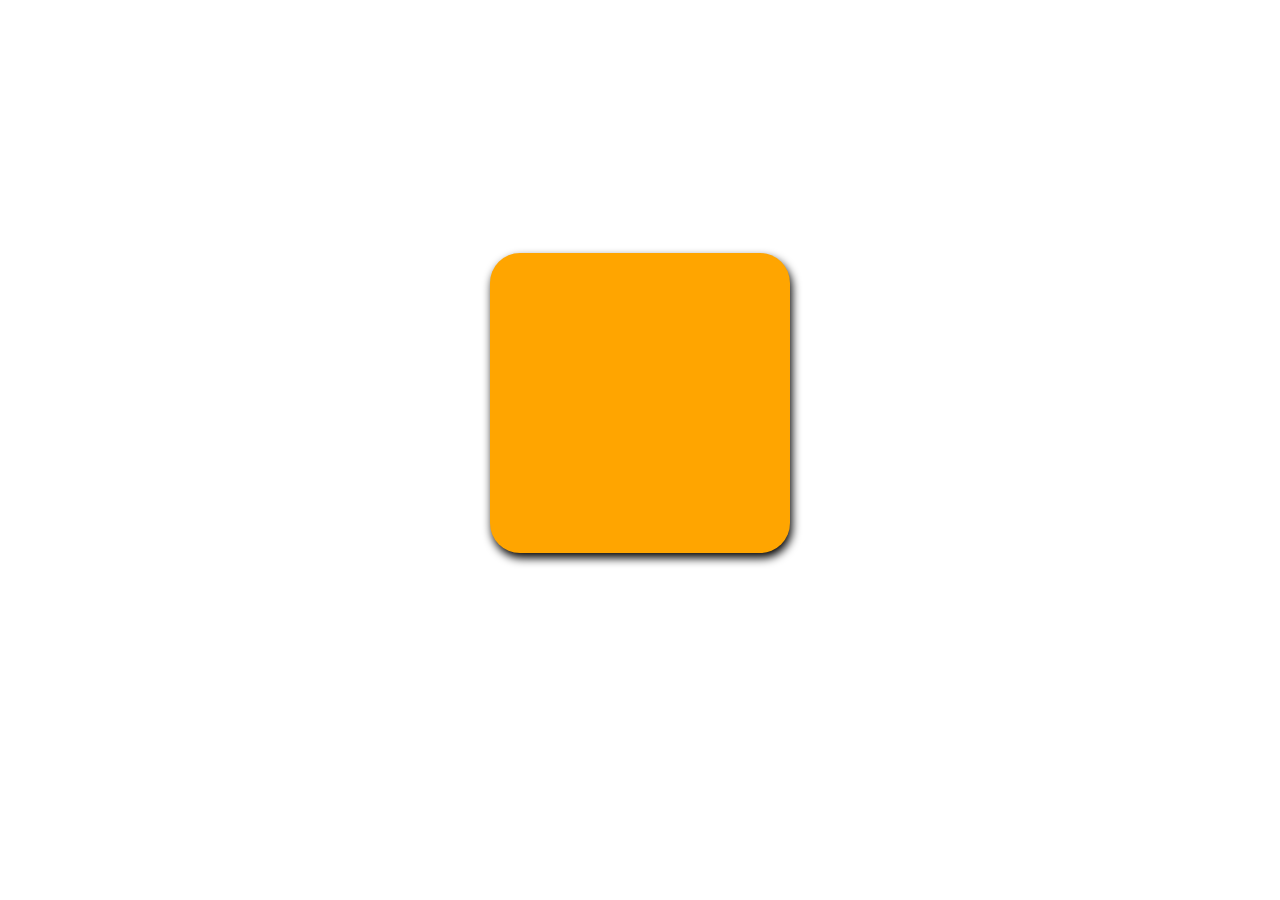
<file: urok/index.html>
<!DOCTYPE html>
<html lang="en">
<head>
    <meta charset="UTF-8">
    <meta http-equiv="X-UA-Compatible" content="IE=edge">
    <meta name="viewport" content="width=device-width, initial-scale=1.0">
    <link rel="stylesheet" href="style.css">
    <title>Lesson 29</title>
</head>
<body>
    <div class="box">
        <!-- <h1>hello</h1> -->
    </div>
</body>
</html>
</file>
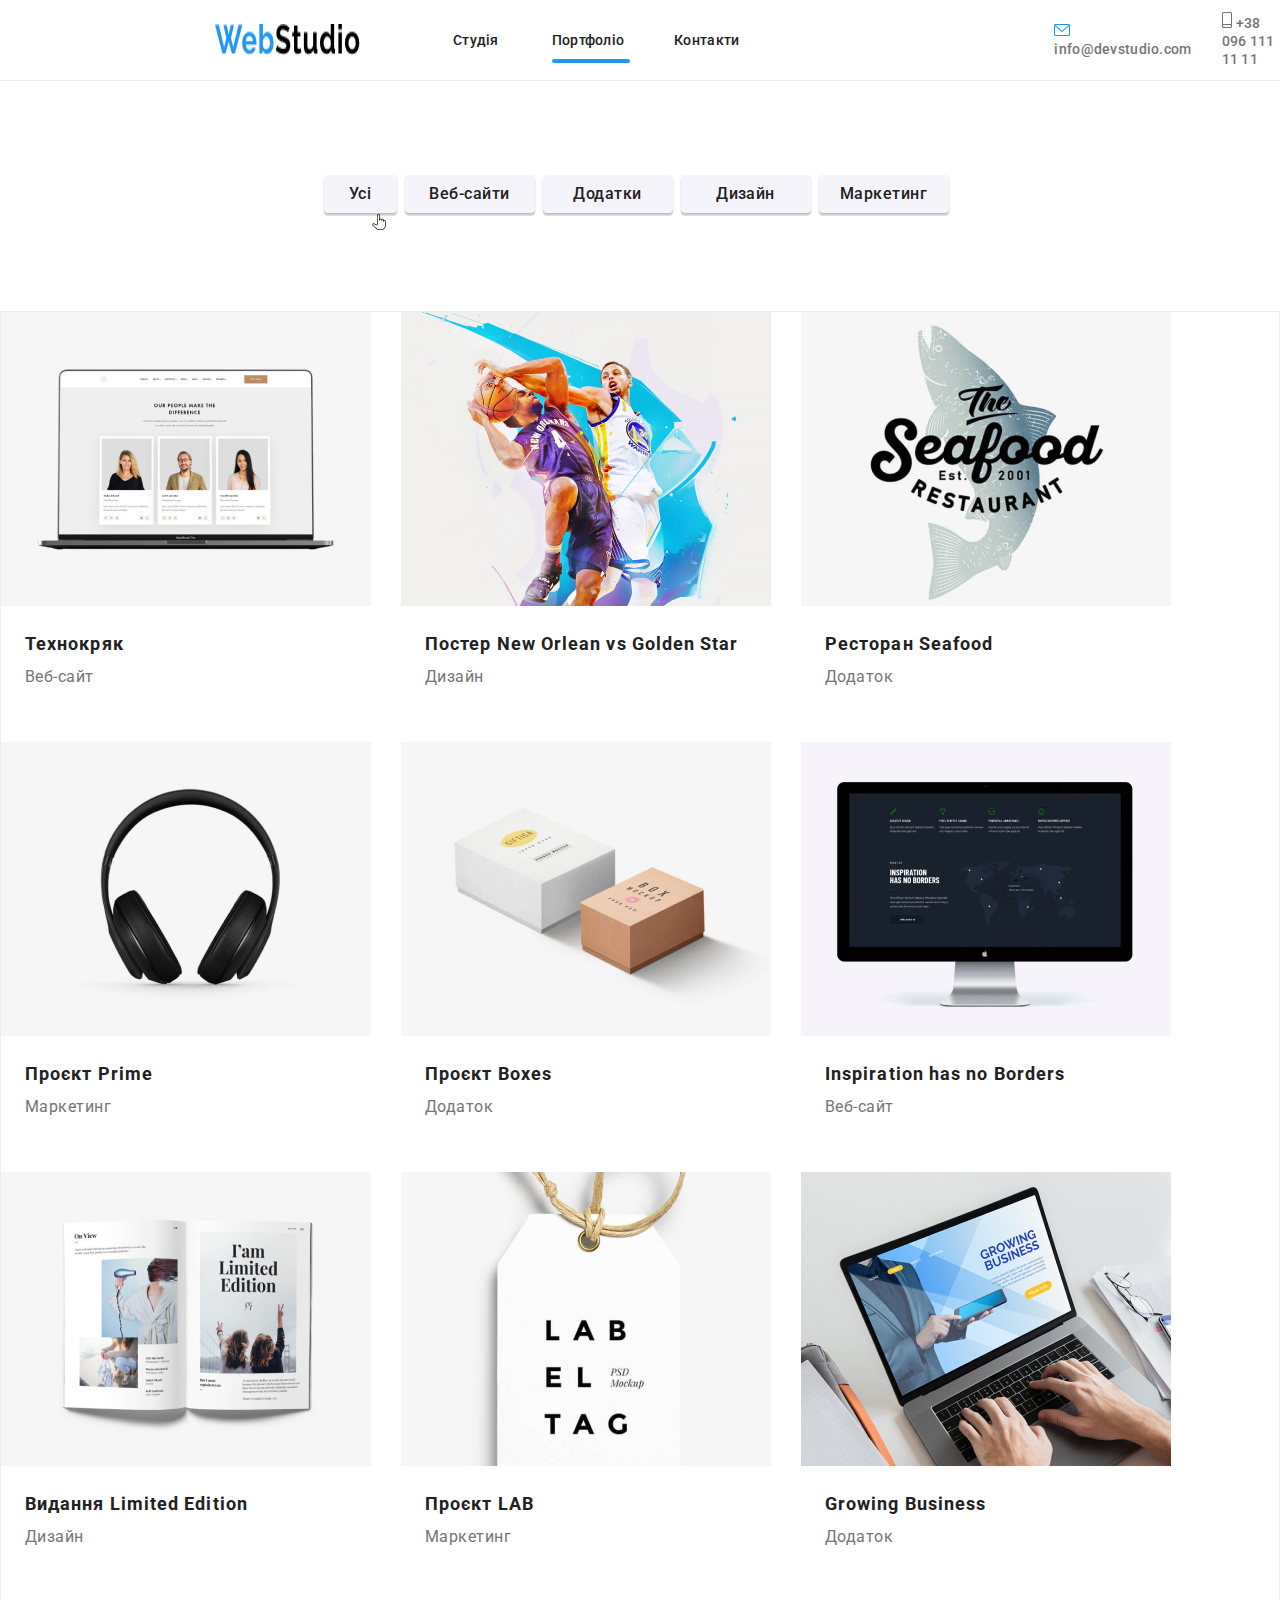
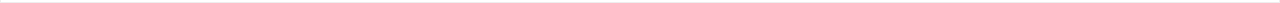
<file: ThelastoneHW29/Portfolio/index2.html>
<!DOCTYPE html>
<html lang="en">
<head>
    <meta charset="UTF-8">
    <meta http-equiv="X-UA-Compatible" content="IE=edge">
    <meta name="viewport" content="width=device-width, initial-scale=1.0">
    <link rel="preconnect" href="https://fonts.googleapis.com">
    <link rel="preconnect" href="https://fonts.gstatic.com" crossorigin>
    <link href="https://fonts.googleapis.com/css2?family=Roboto:wght@500&display=swap" rel="stylesheet">
    <link rel="stylesheet" href="style2.css">
    <title>Portfolio</title>
</head>
<body>
    <header>
        <div class="headerWrapper">
            <img class="headerWrapper_logo" src="../Studio/img2/WebStudio.png" alt="">
            <div class="headerWrapper_header-Text">
                <a href="../Studio/index.html">Студія</a>
                <a href="../Portfolio/index2.html">Портфоліо</a>
                <a class="headerWrapper_header-Text_contact" href="#">Контакти</a>
            </div>
            <div class="headerEmailAndTelephone">
                <div class="headerEmailAndTelephone_header_email">
                    <img src="../Studio/img2/envelope (hover).png" alt="">
                    <a href="#">info@devstudio.com</a>
                </div>
                <div class="header-telephone">
                    <img src="../Studio/img2/smartphone.png" alt="">
                    <a href="#">+38 096 111 11 11</a>
                </div>
            </div>
        </div>
    </header>
    <main>
        <div class="line"></div>

        <div class="mainWrapper">
            <div class="mainWrapper_menu">
                <button>
                    <p>Усі</p>
                </button>

                <button>
                    <p>Веб-сайти</p>
                </button>

                <button>
                    <p>Додатки</p>
                </button>

                <button>
                    <p>Дизайн</p>
                </button>

                <button>
                    <p>Маркетинг</p>
                </button>
            </div>

            <!-- CARDS -->

            <div class="cards">
                <div class="cards_card">
                    <div class="cards_card_imageContainer">
                        <img src="../Portfolio/img3/img (1).png" alt="">
                    </div>
                    <h2>Технокряк</h2>
                    <p>Веб-сайт</p>
                </div>

                <div class="cards_card">
                    <div class="cards_card_imageContainer">
                        <img src="../Portfolio/img3/img (2).png" alt="">
                    </div>
                    <h2>Постер New Orlean vs Golden Star</h2>
                    <p>Дизайн</p>
                </div>

                <div class="cards_card">
                    <div class="cards_card_imageContainer">
                        <img src="../Portfolio/img3/img (3).png" alt="">
                    </div>
                    <h2>Ресторан Seafood</h2>
                    <p>Додаток</p>
                </div>

                <div class="cards_card">
                    <div class="cards_card_imageContainer">
                        <img src="../Portfolio/img3/img (4).png" alt="">
                    </div>
                    <h2>Проєкт Prime</h2>
                    <p>Маркетинг</p>
                </div>

                <div class="cards_card">
                    <div class="cards_card_imageContainer">
                        <img src="../Portfolio/img3/img (5).png" alt="">
                    </div>
                    <h2>Проєкт Boxes</h2>
                    <p>Додаток</p>
                </div>

                <div class="cards_card">
                    <div class="cards_card_imageContainer">
                        <img src="../Portfolio/img3/img (6).png" alt="">
                    </div>
                    <h2>Inspiration has no Borders</h2>
                    <p>Веб-сайт</p>
                </div>

                <div class="cards_card">
                    <div class="cards_card_imageContainer">
                        <img src="../Portfolio/img3/img (7).png" alt="">
                    </div>
                    <h2>Видання Limited Edition</h2>
                    <p>Дизайн</p>
                </div>

                <div class="cards_card">
                    <div class="cards_card_imageContainer">
                        <img src="../Portfolio/img3/img (8).png" alt="">
                    </div>
                    <h2>Проєкт LAB</h2>
                    <p>Маркетинг</p>
                </div>

                <div class="cards_card">
                    <div class="cards_card_imageContainer">
                        <img src="../Portfolio/img3/img (9).png" alt="">
                    </div>
                    <h2>Growing Business</h2>
                    <p>Додаток</p>
                </div>

            </div>
        </div>
    </main>
    <footer></footer>
</body>
</html>
</file>
<file: urok/style.css>
.box{
    width: 300px;
    height: 300px;
    background-color: orange;
    border-radius: 30px;
    box-shadow: 2px 5px 10px;
    margin: 20% auto;
    transition-property: width, background-color, transform;
    transition-duration: 2s;
}
.box:hover{
    background-color: red;
    width: 600px;
    transform: rotate(180deg);
}
</file>
<file: ThelastoneHW29/Portfolio/style2.css>
*{
    margin: 0;
    padding: 0;
    box-sizing: border-box;
}
.headerWrapper{
    display: flex;
}
.headerWrapper_logo{
    width: 145px;
    height: 31px;
    margin: 24px 93px 25px 215px;
}
.headerWrapper_header-Text{
    display: flex;
}

.headerWrapper_header-Text a{
    display: flex;
    align-items: center;
    color: #212121;
    font-family: Roboto;
    font-size: 14px;
    font-style: normal;
    font-weight: 500;
    line-height: normal;
    letter-spacing: 0.28px;
    text-decoration: none;
}
.headerWrapper_header-Text a:nth-child(1){
    margin-right: 53px;
}
.headerWrapper_header-Text a:nth-child(2){
    margin-right: 50px;
}
.headerWrapper_header-Text a:nth-child(2)::after{
    content: "";
    width: 78px;
    height: 4px;
    border-radius: 2px;
    background: #2196F3;
    position: absolute;
    top: 6.6%;
}
.headerWrapper_header-Text_contact{
    display: flex;
    align-items: center;
    text-decoration: none;
    color: #212121;
    font-family: Roboto;
    font-size: 14px;
    font-style: normal;
    font-weight: 500;
    line-height: normal;
    letter-spacing: 0.28px;
    margin-right: 315px;
}
.headerEmailAndTelephone{
    display: flex;
    align-items: center;
}
.headerEmailAndTelephone a{
    text-decoration: none;
    color: #757575;
    font-family: Roboto;
    font-size: 14px;
    font-style: normal;
    font-weight: 500;
    line-height: normal;
    letter-spacing: 0.28px;
}
.headerEmailAndTelephone_header_email a{
    margin-right: 30px;
}

/* MAIN */

.line{
    height: 1px;
    background: #ECECEC;
}

.mainWrapper_menu{
    margin-top: 94px;
    display: flex;
    justify-content: center;
    margin-bottom: 50px;
}
.mainWrapper_menu button{
    width: 130px;
    height: 38px;
    cursor: pointer;
    border-radius: 4px;
    background: #F5F4FA;
    box-shadow: 0px 2px 2px 0px rgba(0, 0, 0, 0.12), 0px 1px 2px 0px rgba(0, 0, 0, 0.08), 0px 3px 1px 0px rgba(0, 0, 0, 0.10);
    color: #212121;
    text-align: center;
    font-family: Roboto;
    font-size: 16px;
    font-style: normal;
    font-weight: 500;
    line-height: 26px; /* 162.5% */
    letter-spacing: 0.48px;
    border: none;
    margin-right: 8px;
    margin-bottom: 48px;
} 
.mainWrapper_menu button:hover{
    color: #FFF;
    background: #2196F3;
}
.mainWrapper_menu button:first-child{
    width: 73px;
    height: 38px;
}
.mainWrapper_menu button:first-child::after{
    content: "";
    background-image: url(../Portfolio/img3/finger\ 1.png);
    position: absolute;
    width: 16px;
    height: 16px;
    top: 214px;
    right: 893px;
}

/* CARDS */

.cards{
    display: flex;
    flex-wrap: wrap;
    border: 1px solid #EEE;
    background: #FFF;
}
.cards_card{
    margin-right: 30px;
    margin-bottom: 30px;
}
.cards h2{
    color: #212121;
    font-family: Roboto;
    font-size: 18px;
    font-style: normal;
    font-weight: 700;
    line-height: 36px; /* 200% */
    letter-spacing: 1.08px;
    padding-top: 20px;
    padding-left: 24px;
}
.cards p{
    color: #757575;
    font-family: Roboto;
    font-size: 16px;
    font-style: normal;
    font-weight: 400;
    line-height: 30px; /* 187.5% */
    letter-spacing: 0.48px;
    padding-bottom: 20px;
    padding-left: 24px;
}
.cards_card_imageContainer{
    position: relative;
    overflow: hidden;
}
.cards_card .cards_card_imageContainer img {
    width: 100%;
    height: auto;
    display: block;
}
.cards_card .cards_card_imageContainer:hover::after {
    content: "Ресурс пропонує комплексні пропозиції з різним рівнем функціоналу та сервісів. Все це дозволить відвідувачу отримати вичерпні відомості про компанію чи приватну особу.";
    position: absolute;
    width: 370px;
    height: 100%;
    color: #FFF;
    font-family: Roboto;
    font-size: 18px;
    font-style: normal;
    font-weight: 400;
    line-height: 28px; /* 155.556% */
    letter-spacing: 0.54px;
    top: 0;
    background: rgba(33, 150, 243, 0.90);
    text-align: center;
    display: flex;
    align-items: center;
    opacity: 1;
}
</file>
